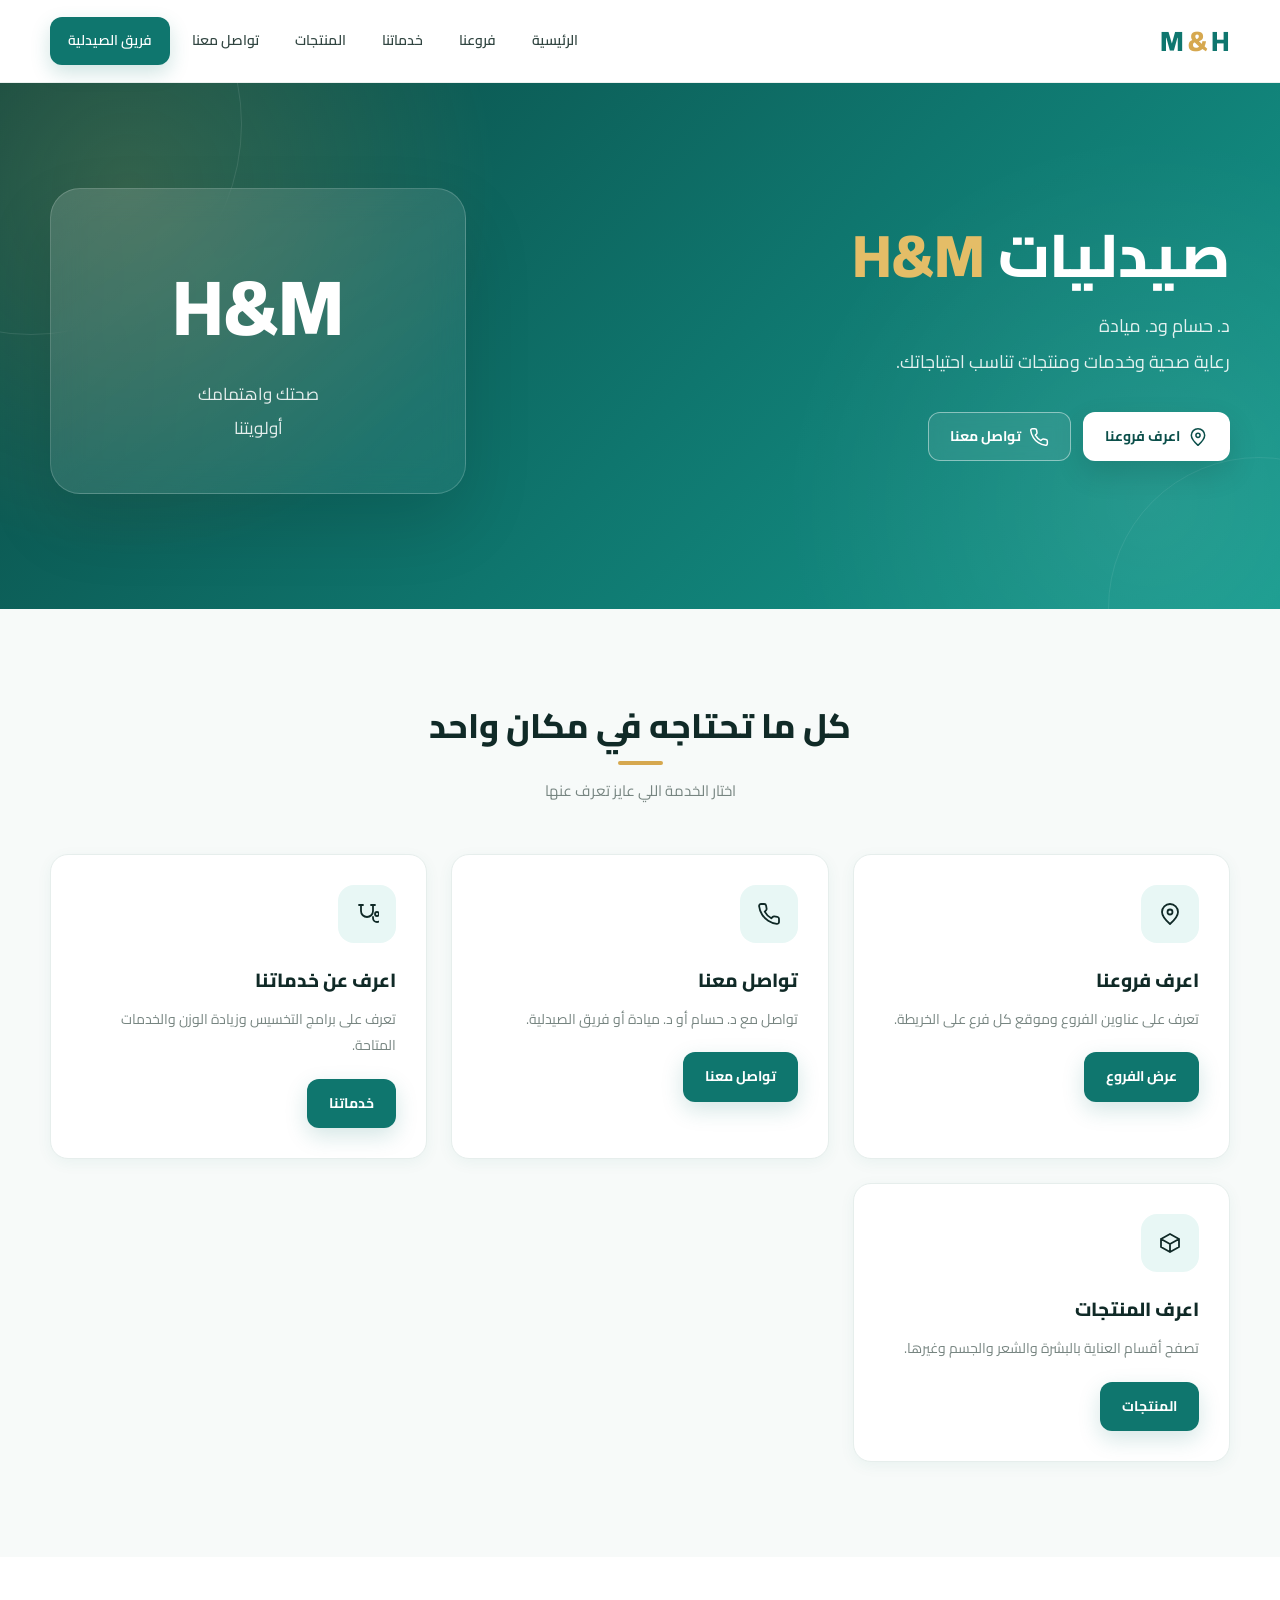
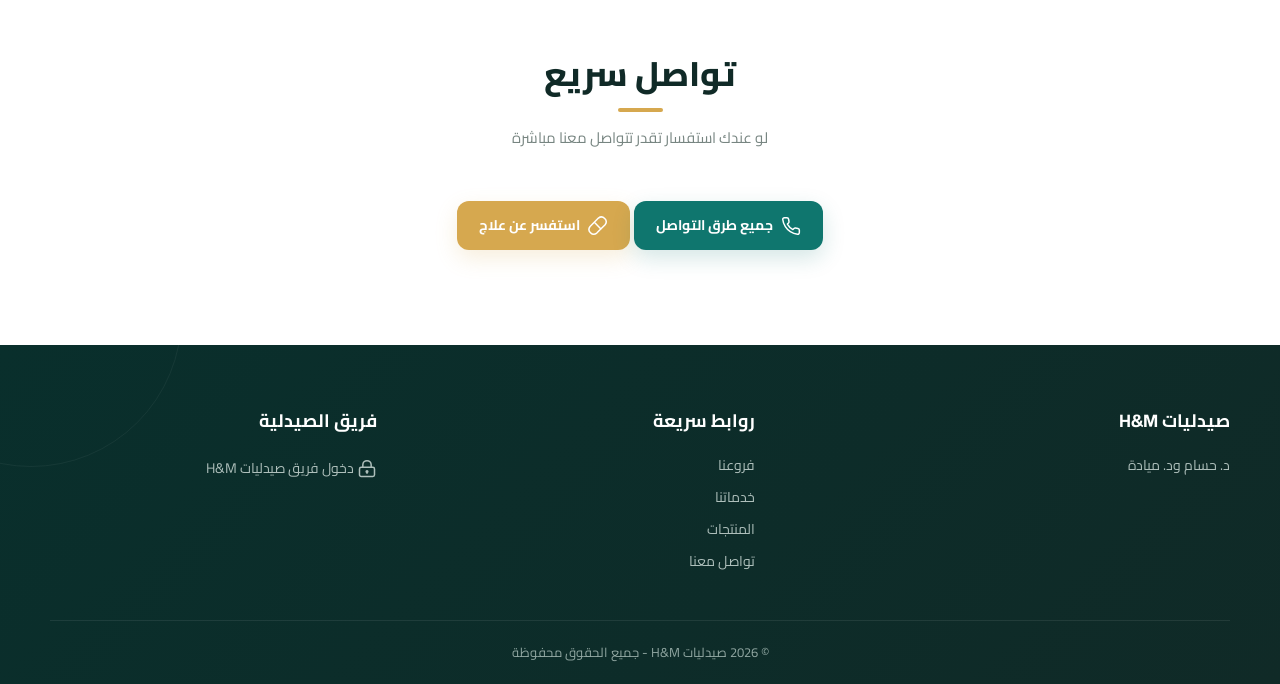
<file: index.html>
<!DOCTYPE html>
<html lang="ar" dir="rtl">

<head>
    <meta charset="UTF-8">
    <meta name="viewport" content="width=device-width, initial-scale=1.0">
    <title>صيدليات H&M | د. حسام ود. ميادة</title>
    <link rel="stylesheet" href="CSS/Style.css">
</head>

<body>

<header class="navbar">
    <div class="container nav-content">

        <a href="index.html" class="logo">
            H<span>&</span>M
        </a>

        <button class="menu-btn" type="button" aria-label="فتح قائمة التنقل" aria-expanded="false" aria-controls="primary-navigation"><i data-lucide="menu" aria-hidden="true"></i></button>

        <nav class="nav-links" id="primary-navigation">
            <a href="index.html">الرئيسية</a>
            <a href="branches.html">فروعنا</a>
            <a href="services.html">خدماتنا</a>
            <a href="products.html">المنتجات</a>
            <a href="contact.html">تواصل معنا</a>
            <a href="team-login.html" class="nav-btn">فريق الصيدلية</a>
        </nav>

    </div>
</header>

<section class="hero">

    <div class="container hero-content">

        <div>
            <h1>
                صيدليات <span>H&M</span>
            </h1>

            <p>
                د. حسام ود. ميادة
                <br>
                رعاية صحية وخدمات ومنتجات تناسب احتياجاتك.
            </p>

            <div class="hero-buttons">

                <a href="branches.html" class="btn btn-primary">
                    <i data-lucide="map-pin" aria-hidden="true"></i>
                    اعرف فروعنا
                </a>

                <a href="contact.html" class="btn btn-outline">
                    <i data-lucide="phone" aria-hidden="true"></i>
                    تواصل معنا
                </a>

            </div>
        </div>

        <div class="hero-card">
            <div class="logo-big">H&M</div>
            <p>
                صحتك واهتمامك<br>
                أولويتنا
            </p>
        </div>

    </div>

</section>

<section class="section">

    <div class="container">

        <div class="section-title">
            <h2>كل ما تحتاجه في مكان واحد</h2>
            <p>اختار الخدمة اللي عايز تعرف عنها</p>
        </div>

        <div class="cards">

            <div class="card">
                <div class="card-icon"><i data-lucide="map-pin" aria-hidden="true"></i></div>
                <h3>اعرف فروعنا</h3>
                <p>
                    تعرف على عناوين الفروع وموقع كل فرع على الخريطة.
                </p>
                <a href="branches.html" class="btn btn-green">
                    عرض الفروع
                </a>
            </div>

            <div class="card">
                <div class="card-icon"><i data-lucide="phone" aria-hidden="true"></i></div>
                <h3>تواصل معنا</h3>
                <p>
                    تواصل مع د. حسام أو د. ميادة أو فريق الصيدلية.
                </p>
                <a href="contact.html" class="btn btn-green">
                    تواصل معنا
                </a>
            </div>

            <div class="card">
                <div class="card-icon"><i data-lucide="stethoscope" aria-hidden="true"></i></div>
                <h3>اعرف عن خدماتنا</h3>
                <p>
                    تعرف على برامج التخسيس وزيادة الوزن والخدمات المتاحة.
                </p>
                <a href="services.html" class="btn btn-green">
                    خدماتنا
                </a>
            </div>

            <div class="card">
                <div class="card-icon"><i data-lucide="package" aria-hidden="true"></i></div>
                <h3>اعرف المنتجات</h3>
                <p>
                    تصفح أقسام العناية بالبشرة والشعر والجسم وغيرها.
                </p>
                <a href="products.html" class="btn btn-green">
                    المنتجات
                </a>
            </div>

        </div>

    </div>

</section>

<section class="section">

    <div class="container">

        <div class="section-title">
            <h2>تواصل سريع</h2>
            <p>لو عندك استفسار تقدر تتواصل معنا مباشرة</p>
        </div>

        <div style="text-align:center">

            <a href="contact.html" class="btn btn-green">
                <i data-lucide="phone" aria-hidden="true"></i>
                جميع طرق التواصل
            </a>

            <a href="treatment.html" class="btn btn-gold">
                <i data-lucide="pill" aria-hidden="true"></i>
                استفسر عن علاج
            </a>

        </div>

    </div>

</section>

<footer>

    <div class="container">

        <div class="footer-grid">

            <div>
                <h3>صيدليات H&M</h3>
                <p>
                    د. حسام ود. ميادة
                </p>
            </div>

            <div>
                <h3>روابط سريعة</h3>

                <div class="footer-links">
                    <a href="branches.html">فروعنا</a>
                    <a href="services.html">خدماتنا</a>
                    <a href="products.html">المنتجات</a>
                    <a href="contact.html">تواصل معنا</a>
                </div>
            </div>

            <div>
                <h3>فريق الصيدلية</h3>

                <a href="team-login.html">
                    <i data-lucide="lock-keyhole" aria-hidden="true"></i>
                    دخول فريق صيدليات H&M
                </a>
            </div>

        </div>

        <div class="copyright">
            © 2026 صيدليات H&M - جميع الحقوق محفوظة
        </div>

    </div>

</footer>

<script src="JS/Script.JS"></script>

</body>
</html>
</file>
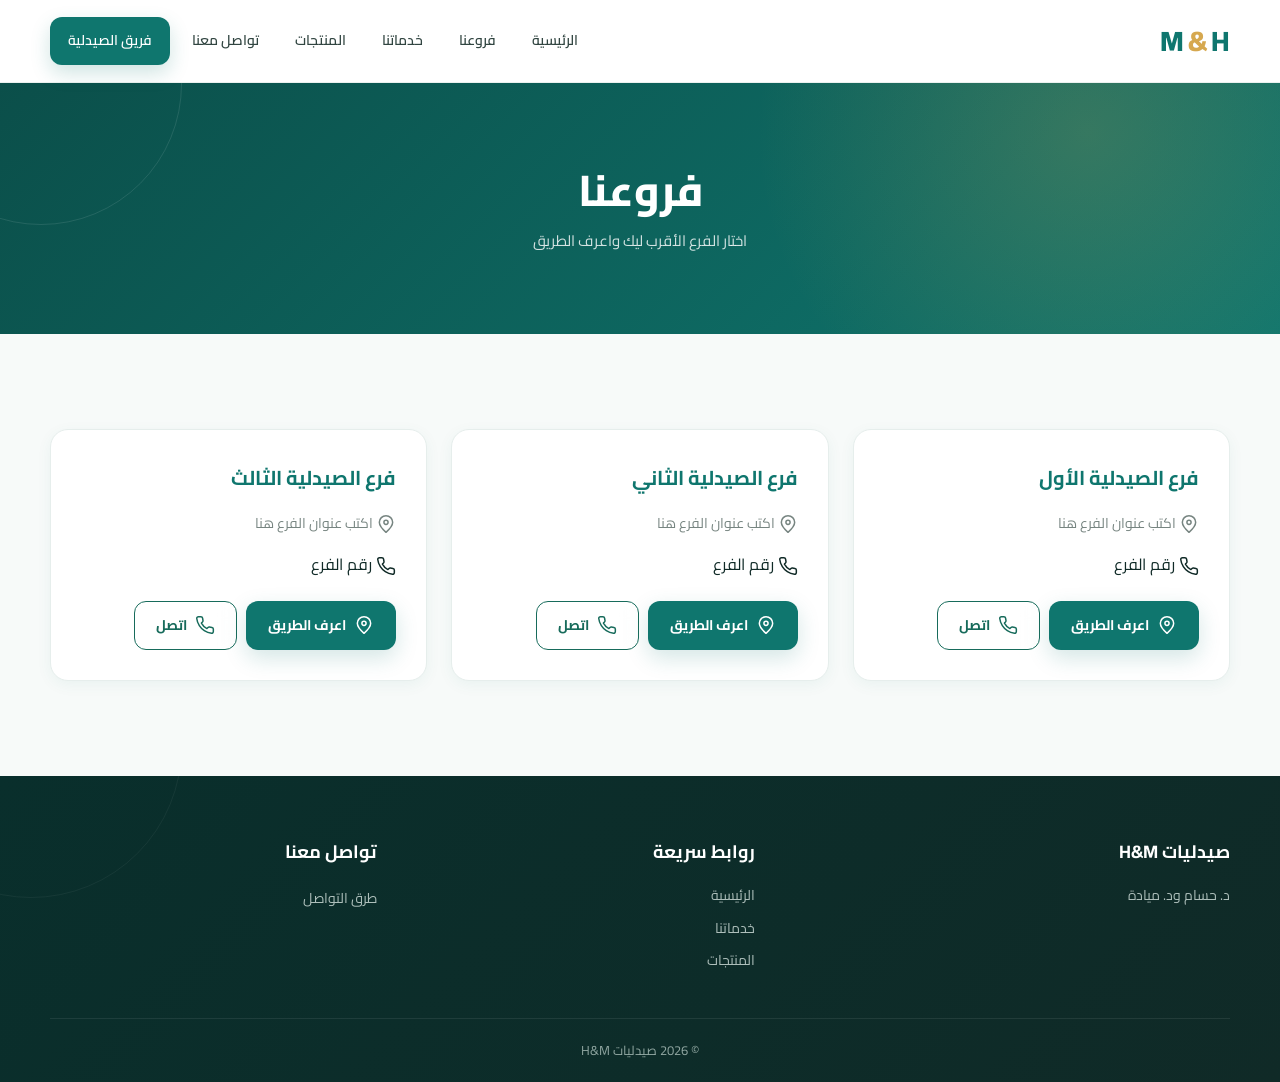
<file: branches.html>
<!DOCTYPE html>
<html lang="ar" dir="rtl">

<head>
    <meta charset="UTF-8">
    <meta name="viewport" content="width=device-width, initial-scale=1.0">
    <title>فروعنا | صيدليات H&M</title>
    <link rel="stylesheet" href="CSS/Style.css">
</head>

<body>

<header class="navbar">
    <div class="container nav-content">

        <a href="index.html" class="logo">H<span>&</span>M</a>

        <button class="menu-btn" type="button" aria-label="فتح قائمة التنقل" aria-expanded="false" aria-controls="primary-navigation"><i data-lucide="menu" aria-hidden="true"></i></button>

            <nav class="nav-links" id="primary-navigation">
            <a href="index.html">الرئيسية</a>
            <a href="branches.html">فروعنا</a>
            <a href="services.html">خدماتنا</a>
            <a href="products.html">المنتجات</a>
            <a href="contact.html">تواصل معنا</a>
            <a href="team-login.html" class="nav-btn">فريق الصيدلية</a>
        </nav>

    </div>
</header>

<section class="page-header">
    <div class="container">
        <h1>فروعنا</h1>
        <p>اختار الفرع الأقرب ليك واعرف الطريق</p>
    </div>
</section>

<section class="section">

    <div class="container">

        <div class="cards">

            <div class="branch-card">
                <h3>فرع الصيدلية الأول</h3>

                <p class="branch-info">
                    <i data-lucide="map-pin" aria-hidden="true"></i>
                    اكتب عنوان الفرع هنا
                </p>

                <p>
                    <i data-lucide="phone" aria-hidden="true"></i>
                    رقم الفرع
                </p>

                <div class="branch-buttons">

                    <a
                        href="https://www.google.com/maps/search/?api=1&query=PHARMACY+BRANCH+1"
                        target="_blank"
                        class="btn btn-green">
                        <i data-lucide="map-pin" aria-hidden="true"></i>
                        اعرف الطريق
                    </a>

                    <a href="tel:+201000000000"
                       class="btn btn-outline"
                       style="color:#176b5b;border-color:#176b5b">
                        <i data-lucide="phone" aria-hidden="true"></i>
                        اتصل
                    </a>

                </div>
            </div>

            <div class="branch-card">

                <h3>فرع الصيدلية الثاني</h3>

                <p class="branch-info">
                    <i data-lucide="map-pin" aria-hidden="true"></i>
                    اكتب عنوان الفرع هنا
                </p>

                <p>
                    <i data-lucide="phone" aria-hidden="true"></i>
                    رقم الفرع
                </p>

                <div class="branch-buttons">

                    <a
                        href="https://www.google.com/maps/search/?api=1&query=PHARMACY+BRANCH+2"
                        target="_blank"
                        class="btn btn-green">
                        <i data-lucide="map-pin" aria-hidden="true"></i>
                        اعرف الطريق
                    </a>

                    <a href="tel:+201000000000"
                       class="btn btn-outline"
                       style="color:#176b5b;border-color:#176b5b">
                        <i data-lucide="phone" aria-hidden="true"></i>
                        اتصل
                    </a>

                </div>

            </div>

            <div class="branch-card">

                <h3>فرع الصيدلية الثالث</h3>

                <p class="branch-info">
                    <i data-lucide="map-pin" aria-hidden="true"></i>
                    اكتب عنوان الفرع هنا
                </p>

                <p>
                    <i data-lucide="phone" aria-hidden="true"></i>
                    رقم الفرع
                </p>

                <div class="branch-buttons">

                    <a
                        href="https://www.google.com/maps/search/?api=1&query=PHARMACY+BRANCH+3"
                        target="_blank"
                        class="btn btn-green">
                        <i data-lucide="map-pin" aria-hidden="true"></i>
                        اعرف الطريق
                    </a>

                    <a href="tel:+201000000000"
                       class="btn btn-outline"
                       style="color:#176b5b;border-color:#176b5b">
                        <i data-lucide="phone" aria-hidden="true"></i>
                        اتصل
                    </a>

                </div>

            </div>

        </div>

    </div>

</section>

<footer>
    <div class="container">

        <div class="footer-grid">

            <div>
                <h3>صيدليات H&M</h3>
                <p>د. حسام ود. ميادة</p>
            </div>

            <div>
                <h3>روابط سريعة</h3>

                <div class="footer-links">
                    <a href="index.html">الرئيسية</a>
                    <a href="services.html">خدماتنا</a>
                    <a href="products.html">المنتجات</a>
                </div>
            </div>

            <div>
                <h3>تواصل معنا</h3>
                <a href="contact.html">طرق التواصل</a>
            </div>

        </div>

        <div class="copyright">
            © 2026 صيدليات H&M
        </div>

    </div>
</footer>

<script src="JS/Script.JS"></script>

</body>
</html>
</file>
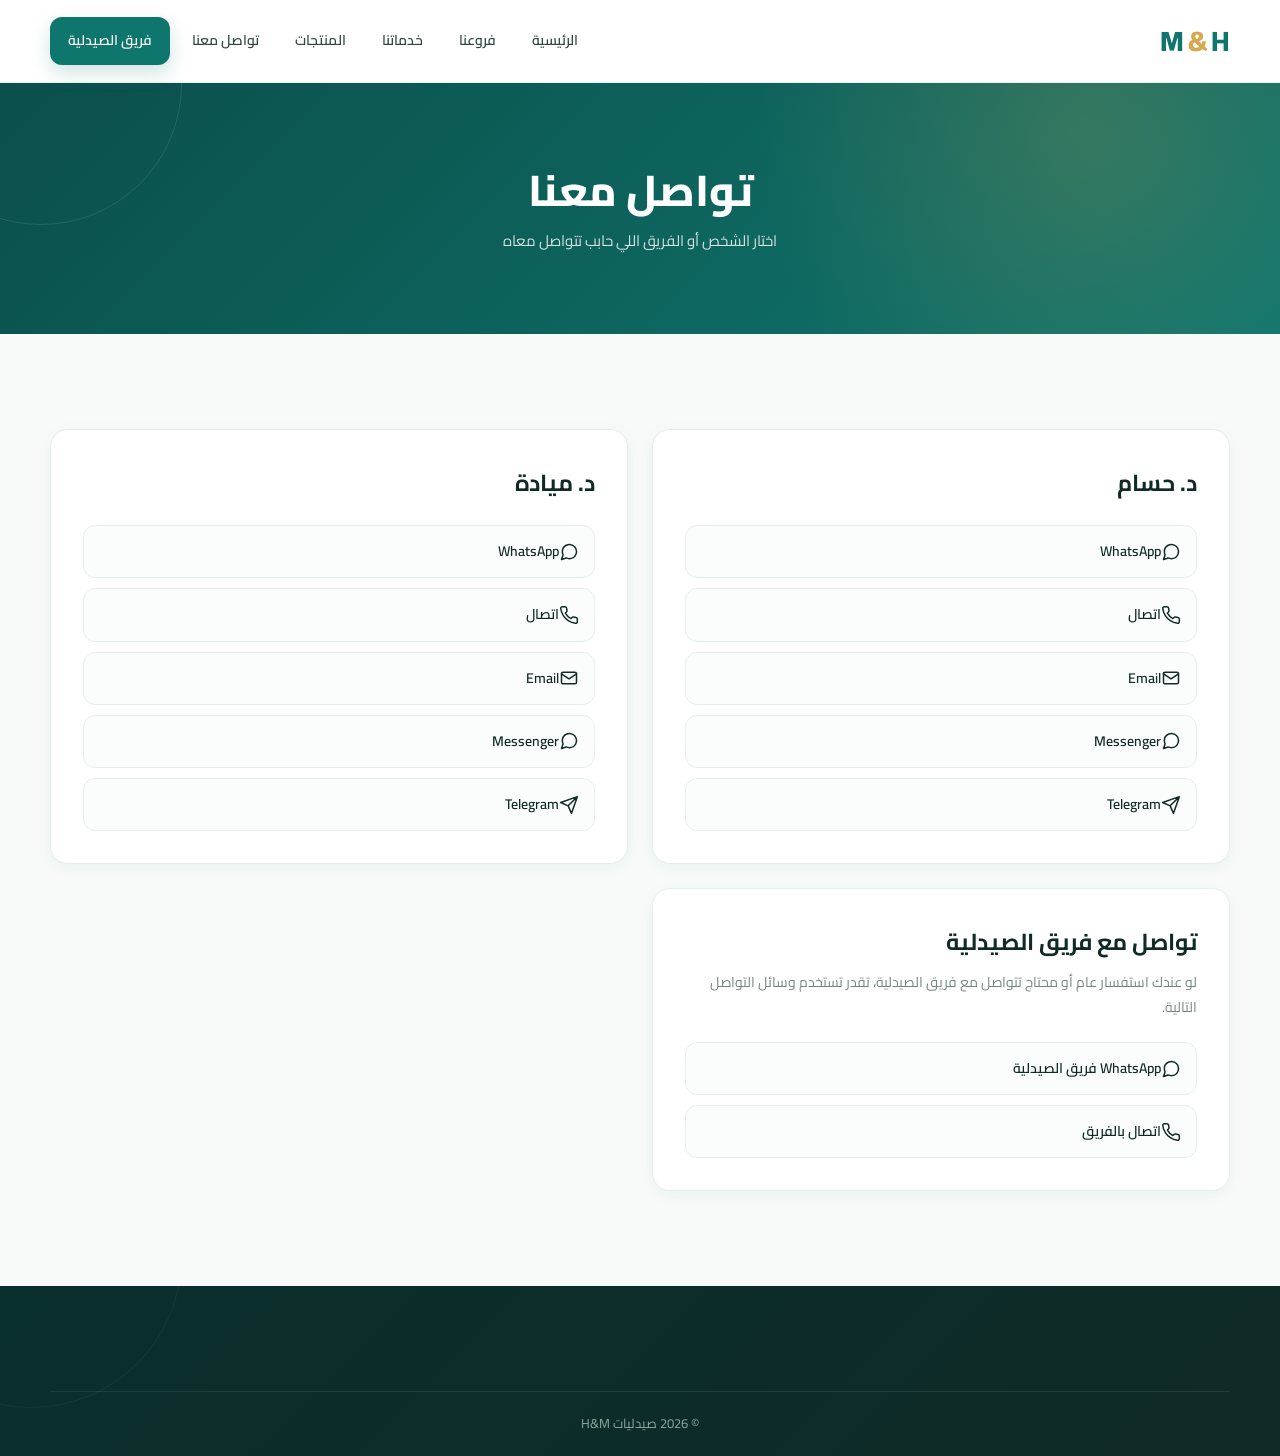
<file: contact.html>
<!DOCTYPE html>
<html lang="ar" dir="rtl">

<head>
    <meta charset="UTF-8">
    <meta name="viewport" content="width=device-width, initial-scale=1.0">
    <title>تواصل معنا | صيدليات H&M</title>
    <link rel="stylesheet" href="CSS/Style.css">
</head>

<body>

<header class="navbar">

    <div class="container nav-content">

        <a href="index.html" class="logo">
            H<span>&</span>M
        </a>

        <button class="menu-btn" type="button" aria-label="فتح قائمة التنقل" aria-expanded="false" aria-controls="primary-navigation"><i data-lucide="menu" aria-hidden="true"></i></button>

        <nav class="nav-links" id="primary-navigation">
            <a href="index.html">الرئيسية</a>
            <a href="branches.html">فروعنا</a>
            <a href="services.html">خدماتنا</a>
            <a href="products.html">المنتجات</a>
            <a href="contact.html">تواصل معنا</a>
            <a href="team-login.html" class="nav-btn">فريق الصيدلية</a>
        </nav>

    </div>

</header>

<section class="page-header">

    <div class="container">

        <h1>تواصل معنا</h1>

        <p>
            اختار الشخص أو الفريق اللي حابب تتواصل معاه
        </p>

    </div>

</section>

<section class="section">

    <div class="container">

        <div class="contact-grid">

            <div class="contact-card">

                <h2>د. حسام</h2>

                <div class="contact-links">

                    <a href="https://wa.me/201000000000"
                       target="_blank"
                       class="contact-link">
                        <i data-lucide="message-circle" aria-hidden="true"></i>
                        WhatsApp
                    </a>

                    <a href="tel:+201000000000"
                       class="contact-link">
                        <i data-lucide="phone" aria-hidden="true"></i>
                        اتصال
                    </a>

                    <a href="mailto:doctor@example.com"
                       class="contact-link">
                        <i data-lucide="mail" aria-hidden="true"></i>
                        Email
                    </a>

                    <a href="#"
                       class="contact-link">
                        <i data-lucide="message-circle" aria-hidden="true"></i>
                        Messenger
                    </a>

                    <a href="#"
                       class="contact-link">
                        <i data-lucide="send" aria-hidden="true"></i>
                        Telegram
                    </a>

                </div>

            </div>

            <div class="contact-card">

                <h2>د. ميادة</h2>

                <div class="contact-links">

                    <a href="https://wa.me/201000000001"
                       target="_blank"
                       class="contact-link">
                        <i data-lucide="message-circle" aria-hidden="true"></i>
                        WhatsApp
                    </a>

                    <a href="tel:+201000000001"
                       class="contact-link">
                        <i data-lucide="phone" aria-hidden="true"></i>
                        اتصال
                    </a>

                    <a href="mailto:mayada@example.com"
                       class="contact-link">
                        <i data-lucide="mail" aria-hidden="true"></i>
                        Email
                    </a>

                    <a href="#"
                       class="contact-link">
                        <i data-lucide="message-circle" aria-hidden="true"></i>
                        Messenger
                    </a>

                    <a href="#"
                       class="contact-link">
                        <i data-lucide="send" aria-hidden="true"></i>
                        Telegram
                    </a>

                </div>

            </div>

            <div class="contact-card">

                <h2>تواصل مع فريق الصيدلية</h2>

                <p>
                    لو عندك استفسار عام أو محتاج تتواصل مع فريق الصيدلية،
                    تقدر تستخدم وسائل التواصل التالية.
                </p>

                <div class="contact-links">

                    <a href="https://wa.me/201000000002"
                       target="_blank"
                       class="contact-link">
                        <i data-lucide="message-circle" aria-hidden="true"></i>
                        WhatsApp فريق الصيدلية
                    </a>

                    <a href="tel:+201000000002"
                       class="contact-link">
                        <i data-lucide="phone" aria-hidden="true"></i>
                        اتصال بالفريق
                    </a>

                </div>

            </div>

        </div>

    </div>

</section>

<footer>

    <div class="container">

        <div class="copyright">
            © 2026 صيدليات H&M
        </div>

    </div>

</footer>

<script src="JS/Script.JS"></script>

</body>
</html>
</file>
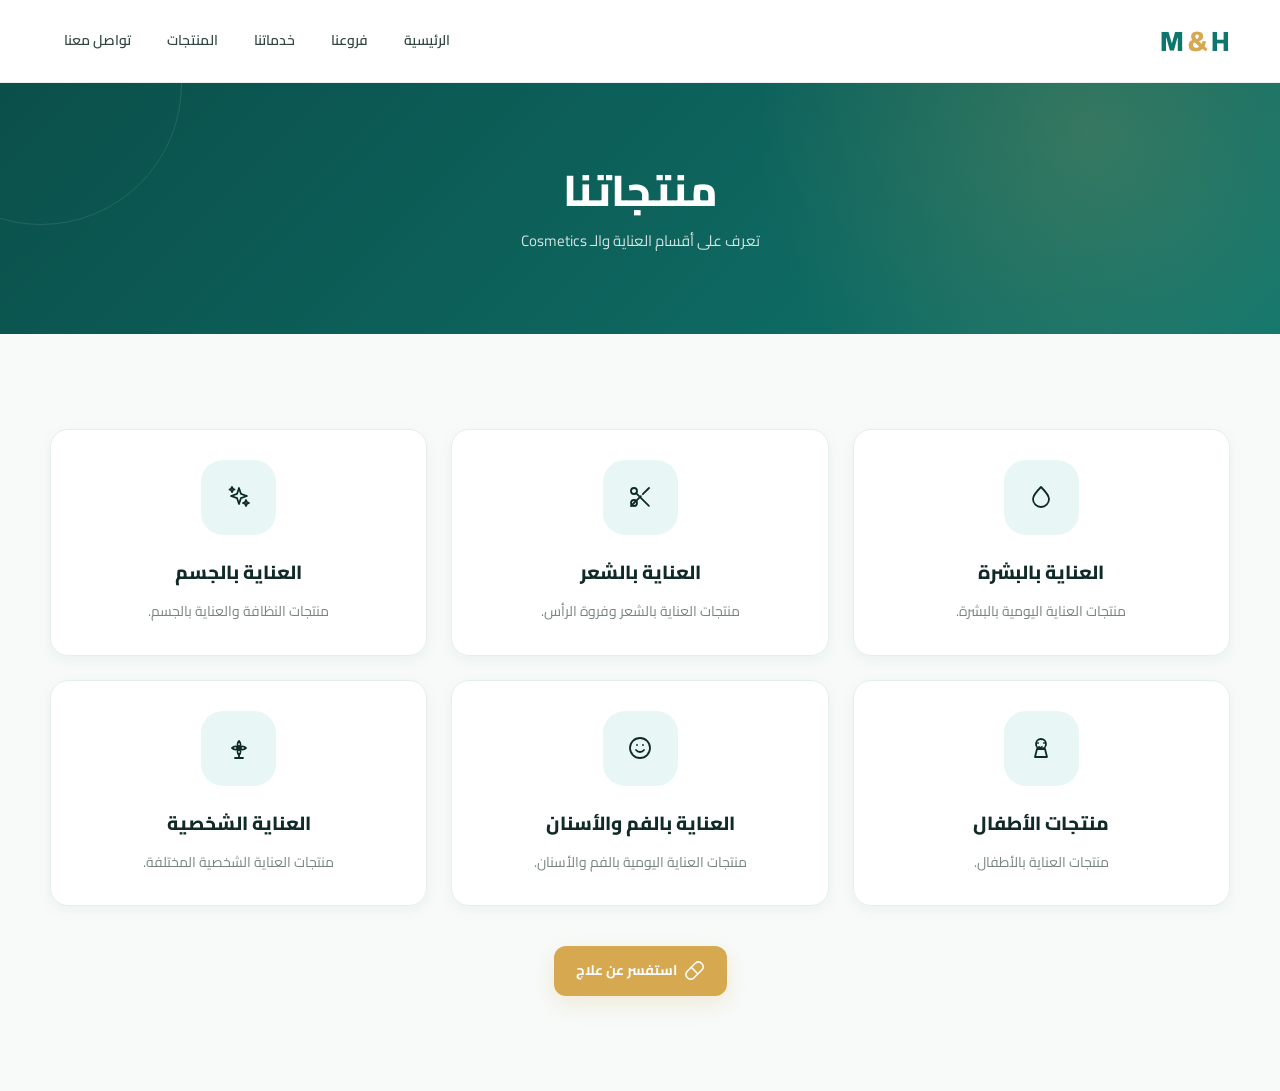
<file: products.html>
<!DOCTYPE html>
<html lang="ar" dir="rtl">

<head>
    <meta charset="UTF-8">
    <meta name="viewport" content="width=device-width, initial-scale=1.0">
    <title>المنتجات | صيدليات H&M</title>
    <link rel="stylesheet" href="CSS/Style.css">
</head>

<body>

<header class="navbar">

    <div class="container nav-content">

        <a href="index.html" class="logo">H<span>&</span>M</a>

        <button class="menu-btn" type="button" aria-label="فتح قائمة التنقل" aria-expanded="false" aria-controls="primary-navigation"><i data-lucide="menu" aria-hidden="true"></i></button>

        <nav class="nav-links" id="primary-navigation">

            <a href="index.html">الرئيسية</a>
            <a href="branches.html">فروعنا</a>
            <a href="services.html">خدماتنا</a>
            <a href="products.html">المنتجات</a>
            <a href="contact.html">تواصل معنا</a>

        </nav>

    </div>

</header>

<section class="page-header">

    <div class="container">

        <h1>منتجاتنا</h1>

        <p>
            تعرف على أقسام العناية والـ Cosmetics
        </p>

    </div>

</section>

<section class="section">

    <div class="container">

        <div class="cards">

            <div class="card category-card">
                <div class="category-icon"><i data-lucide="droplet" aria-hidden="true"></i></div>
                <h3>العناية بالبشرة</h3>
                <p>منتجات العناية اليومية بالبشرة.</p>
            </div>

            <div class="card category-card">
                <div class="category-icon"><i data-lucide="scissors" aria-hidden="true"></i></div>
                <h3>العناية بالشعر</h3>
                <p>منتجات العناية بالشعر وفروة الرأس.</p>
            </div>

            <div class="card category-card">
                <div class="category-icon"><i data-lucide="sparkles" aria-hidden="true"></i></div>
                <h3>العناية بالجسم</h3>
                <p>منتجات النظافة والعناية بالجسم.</p>
            </div>

            <div class="card category-card">
                <div class="category-icon"><i data-lucide="baby" aria-hidden="true"></i></div>
                <h3>منتجات الأطفال</h3>
                <p>منتجات العناية بالأطفال.</p>
            </div>

            <div class="card category-card">
                <div class="category-icon"><i data-lucide="smile" aria-hidden="true"></i></div>
                <h3>العناية بالفم والأسنان</h3>
                <p>منتجات العناية اليومية بالفم والأسنان.</p>
            </div>

            <div class="card category-card">
                <div class="category-icon"><i data-lucide="flower-2" aria-hidden="true"></i></div>
                <h3>العناية الشخصية</h3>
                <p>منتجات العناية الشخصية المختلفة.</p>
            </div>

        </div>

        <div style="text-align:center;margin-top:40px">

            <a href="treatment.html"
               class="btn btn-gold">

                <i data-lucide="pill" aria-hidden="true"></i>
                استفسر عن علاج

            </a>

        </div>

    </div>

</section>

<script src="JS/Script.JS"></script>

</body>
</html>
</file>
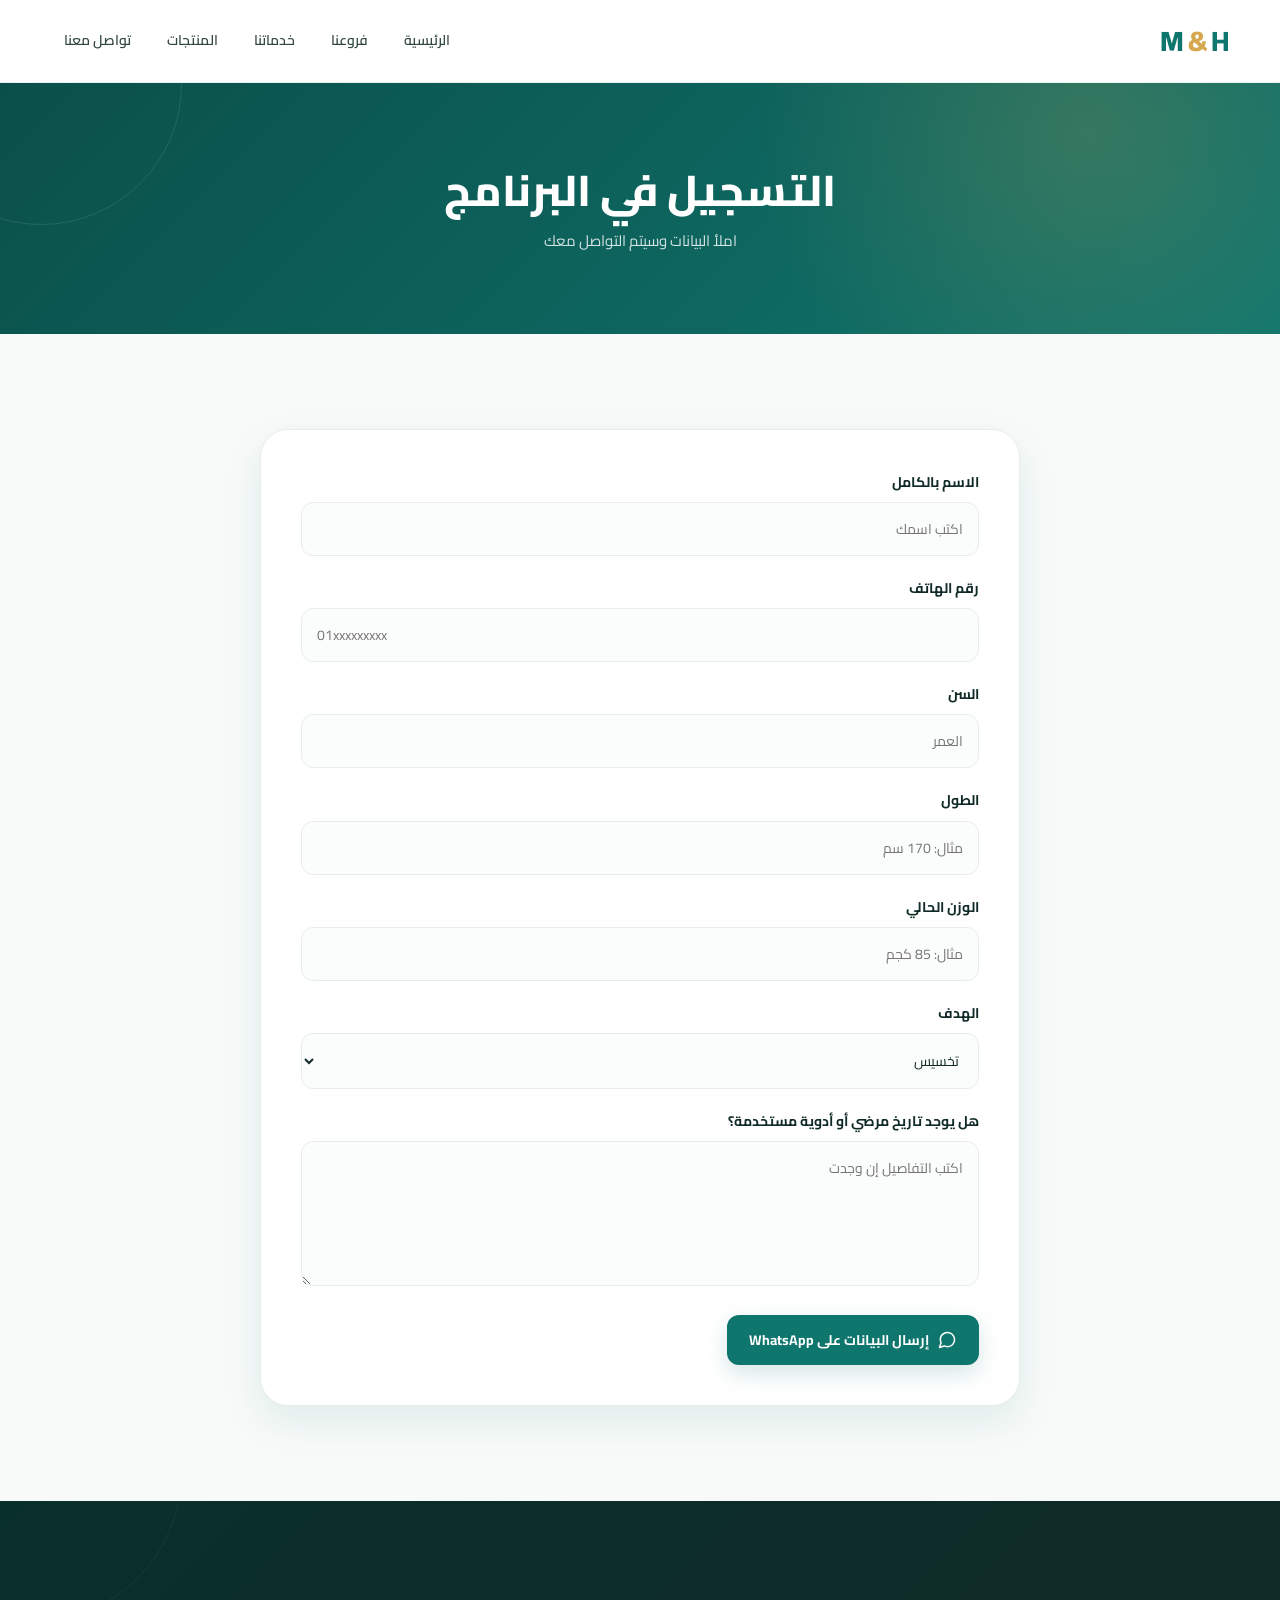
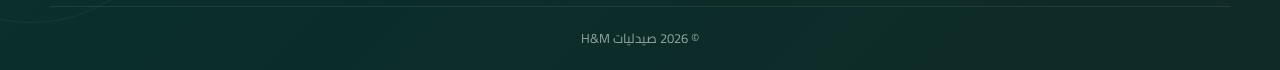
<file: program-register.html>
<!DOCTYPE html>
<html lang="ar" dir="rtl">

<head>
    <meta charset="UTF-8">
    <meta name="viewport" content="width=device-width, initial-scale=1.0">
    <title>التسجيل في البرنامج | H&M</title>
    <link rel="stylesheet" href="CSS/Style.css">
</head>

<body>

<header class="navbar">

    <div class="container nav-content">

        <a href="index.html" class="logo">H<span>&</span>M</a>

        <button class="menu-btn" type="button" aria-label="فتح قائمة التنقل" aria-expanded="false" aria-controls="primary-navigation"><i data-lucide="menu" aria-hidden="true"></i></button>

        <nav class="nav-links" id="primary-navigation">

            <a href="index.html">الرئيسية</a>
            <a href="branches.html">فروعنا</a>
            <a href="services.html">خدماتنا</a>
            <a href="products.html">المنتجات</a>
            <a href="contact.html">تواصل معنا</a>

        </nav>

    </div>

</header>

<section class="page-header">

    <div class="container">

        <h1>التسجيل في البرنامج</h1>

        <p>
            املأ البيانات وسيتم التواصل معك
        </p>

    </div>

</section>

<section class="section">

    <div class="container">

        <form class="form-box" onsubmit="registerProgram(event)">

            <div class="form-group">

                <label>الاسم بالكامل</label>

                <input
                    type="text"
                    id="name"
                    required
                    placeholder="اكتب اسمك">

            </div>

            <div class="form-group">

                <label>رقم الهاتف</label>

                <input
                    type="tel"
                    id="phone"
                    required
                    placeholder="01xxxxxxxxx">

            </div>

            <div class="form-group">

                <label>السن</label>

                <input
                    type="number"
                    id="age"
                    required
                    placeholder="العمر">

            </div>

            <div class="form-group">

                <label>الطول</label>

                <input
                    type="text"
                    id="height"
                    placeholder="مثال: 170 سم">

            </div>

            <div class="form-group">

                <label>الوزن الحالي</label>

                <input
                    type="text"
                    id="weight"
                    placeholder="مثال: 85 كجم">

            </div>

            <div class="form-group">

                <label>الهدف</label>

                <select id="program">

                    <option value="تخسيس">تخسيس</option>
                    <option value="زيادة وزن">زيادة وزن</option>

                </select>

            </div>

            <div class="form-group">

                <label>هل يوجد تاريخ مرضي أو أدوية مستخدمة؟</label>

                <textarea
                    id="medical"
                    placeholder="اكتب التفاصيل إن وجدت"></textarea>

            </div>

            <button type="submit" class="btn btn-green">
                <i data-lucide="message-circle" aria-hidden="true"></i>
                إرسال البيانات على WhatsApp
            </button>

        </form>

    </div>

</section>

<footer>

    <div class="container">

        <div class="copyright">
            © 2026 صيدليات H&M
        </div>

    </div>

</footer>

<script src="JS/Script.JS"></script>

<script>

function registerProgram(event) {

    event.preventDefault();

    const name = document.getElementById("name").value;
    const phone = document.getElementById("phone").value;
    const age = document.getElementById("age").value;
    const height = document.getElementById("height").value;
    const weight = document.getElementById("weight").value;
    const program = document.getElementById("program").value;
    const medical = document.getElementById("medical").value;

    const message =
        "طلب تسجيل في برنامج صيدليات H&M\n\n" +
        "الاسم: " + name + "\n" +
        "رقم الهاتف: " + phone + "\n" +
        "السن: " + age + "\n" +
        "الطول: " + height + "\n" +
        "الوزن: " + weight + "\n" +
        "البرنامج: " + program + "\n" +
        "التاريخ المرضي / الأدوية: " + medical;

    const doctorNumber = "201000000000";

    sendToWhatsApp(doctorNumber, message);
}

</script>

</body>
</html>
</file>
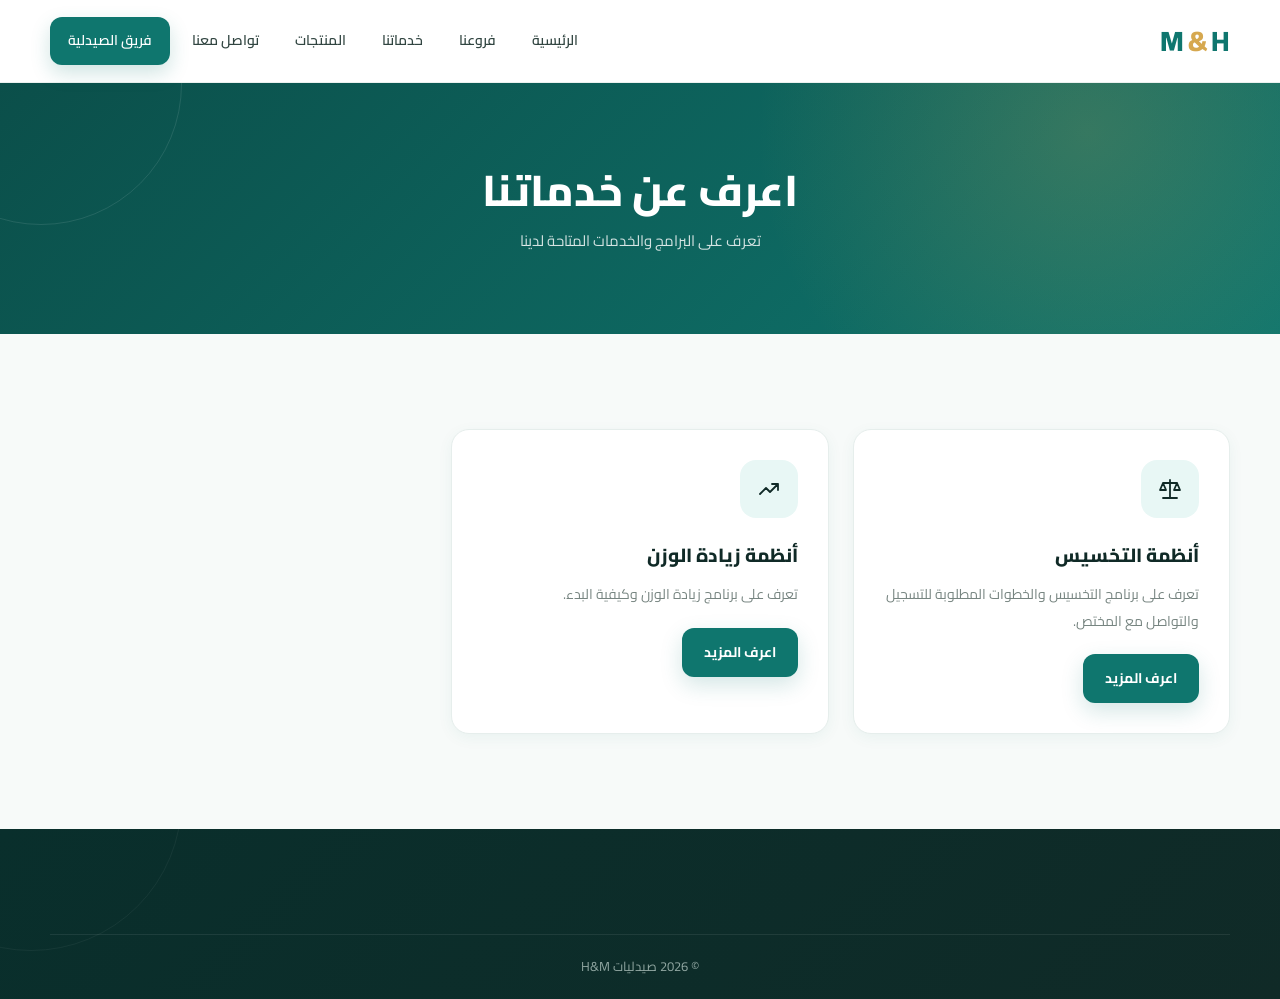
<file: services.html>
<!DOCTYPE html>
<html lang="ar" dir="rtl">

<head>
    <meta charset="UTF-8">
    <meta name="viewport" content="width=device-width, initial-scale=1.0">
    <title>خدماتنا | صيدليات H&M</title>
    <link rel="stylesheet" href="CSS/Style.css">
</head>

<body>

<header class="navbar">

    <div class="container nav-content">

        <a href="index.html" class="logo">H<span>&</span>M</a>

        <button class="menu-btn" type="button" aria-label="فتح قائمة التنقل" aria-expanded="false" aria-controls="primary-navigation"><i data-lucide="menu" aria-hidden="true"></i></button>

        <nav class="nav-links" id="primary-navigation">

            <a href="index.html">الرئيسية</a>
            <a href="branches.html">فروعنا</a>
            <a href="services.html">خدماتنا</a>
            <a href="products.html">المنتجات</a>
            <a href="contact.html">تواصل معنا</a>
            <a href="team-login.html" class="nav-btn">فريق الصيدلية</a>

        </nav>

    </div>

</header>

<section class="page-header">

    <div class="container">

        <h1>اعرف عن خدماتنا</h1>

        <p>
            تعرف على البرامج والخدمات المتاحة لدينا
        </p>

    </div>

</section>

<section class="section">

    <div class="container">

        <div class="cards">

            <div class="card">

                <div class="card-icon"><i data-lucide="scale" aria-hidden="true"></i></div>

                <h3>أنظمة التخسيس</h3>

                <p>
                    تعرف على برنامج التخسيس والخطوات المطلوبة
                    للتسجيل والتواصل مع المختص.
                </p>

                <a href="weight-loss.html"
                   class="btn btn-green">
                    اعرف المزيد
                </a>

            </div>

            <div class="card">

                <div class="card-icon"><i data-lucide="trending-up" aria-hidden="true"></i></div>

                <h3>أنظمة زيادة الوزن</h3>

                <p>
                    تعرف على برنامج زيادة الوزن وكيفية البدء.
                </p>

                <a href="weight-gain.html"
                   class="btn btn-green">
                    اعرف المزيد
                </a>

            </div>

        </div>

    </div>

</section>

<footer>

    <div class="container">

        <div class="copyright">
            © 2026 صيدليات H&M
        </div>

    </div>

</footer>

<script src="JS/Script.JS"></script>

</body>
</html>
</file>
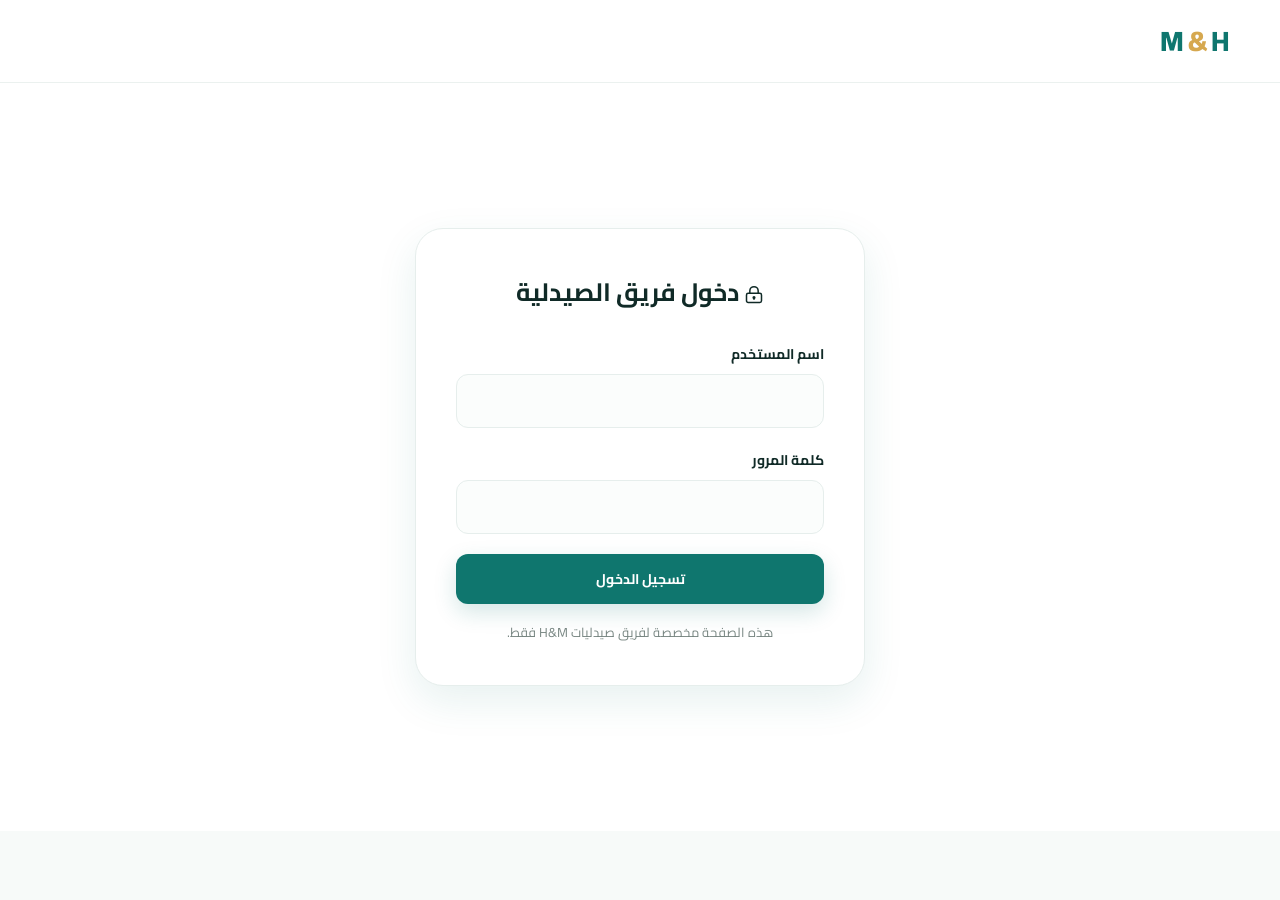
<file: team-login.html>
<!DOCTYPE html>
<html lang="ar" dir="rtl">

<head>

    <meta charset="UTF-8">

    <meta name="viewport"
          content="width=device-width, initial-scale=1.0">

    <title>دخول فريق الصيدلية | H&M</title>

    <link rel="stylesheet" href="CSS/Style.css">

</head>

<body>

<header class="navbar">

    <div class="container nav-content">

        <a href="index.html" class="logo">
            H<span>&</span>M
        </a>

    </div>

</header>

<section class="section">

    <div class="container">

        <div class="login-box">

            <h2><i data-lucide="lock-keyhole" aria-hidden="true"></i> دخول فريق الصيدلية</h2>

            <form onsubmit="loginTeam(event)">

                <div class="form-group">

                    <label>
                        اسم المستخدم
                    </label>

                    <input
                        type="text"
                        id="username"
                        required>

                </div>

                <div class="form-group">

                    <label>
                        كلمة المرور
                    </label>

                    <input
                        type="password"
                        id="password"
                        required>

                </div>

                <button
                    type="submit"
                    class="btn btn-green"
                    style="width:100%">

                    تسجيل الدخول

                </button>

            </form>

            <p class="login-note">
                هذه الصفحة مخصصة لفريق صيدليات H&M فقط.
            </p>

        </div>

    </div>

</section>

<script src="JS/Script.JS"></script>

</body>
</html>
</file>
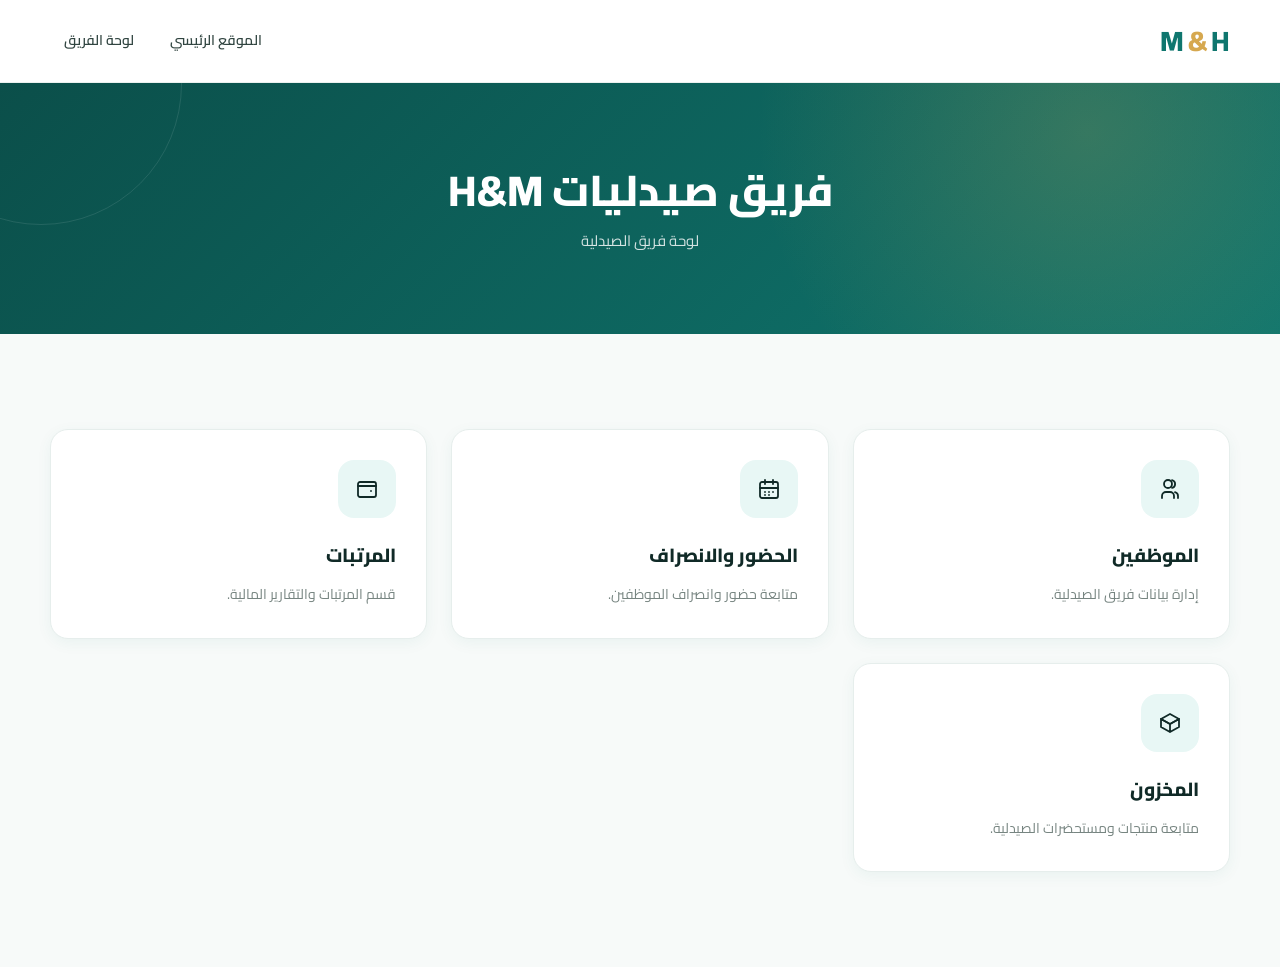
<file: team.html>
<!DOCTYPE html>
<html lang="ar" dir="rtl">

<head>

    <meta charset="UTF-8">

    <meta name="viewport"
          content="width=device-width, initial-scale=1.0">

    <title>فريق الصيدلية | H&M</title>

    <link rel="stylesheet" href="CSS/Style.css">

</head>

<body>

<header class="navbar">

    <div class="container nav-content">

        <a href="index.html" class="logo">
            H<span>&</span>M
        </a>

        <nav class="nav-links">

            <a href="index.html">
                الموقع الرئيسي
            </a>

            <a href="team.html">
                لوحة الفريق
            </a>

        </nav>

    </div>

</header>

<section class="page-header">

    <div class="container">

        <h1>
            فريق صيدليات H&M
        </h1>

        <p>
            لوحة فريق الصيدلية
        </p>

    </div>

</section>

<section class="section">

    <div class="container">

        <div class="cards">

            <div class="card">

                <div class="card-icon">
                    <i data-lucide="users" aria-hidden="true"></i>
                </div>

                <h3>
                    الموظفين
                </h3>

                <p>
                    إدارة بيانات فريق الصيدلية.
                </p>

            </div>

            <div class="card">

                <div class="card-icon">
                    <i data-lucide="calendar-days" aria-hidden="true"></i>
                </div>

                <h3>
                    الحضور والانصراف
                </h3>

                <p>
                    متابعة حضور وانصراف الموظفين.
                </p>

            </div>

            <div class="card">

                <div class="card-icon">
                    <i data-lucide="wallet" aria-hidden="true"></i>
                </div>

                <h3>
                    المرتبات
                </h3>

                <p>
                    قسم المرتبات والتقارير المالية.
                </p>

            </div>

            <div class="card">

                <div class="card-icon">
                    <i data-lucide="boxes" aria-hidden="true"></i>
                </div>

                <h3>
                    المخزون
                </h3>

                <p>
                    متابعة منتجات ومستحضرات الصيدلية.
                </p>

            </div>

        </div>

    </div>

</section>

<script src="JS/Script.JS"></script>

</body>
</html>
</file>
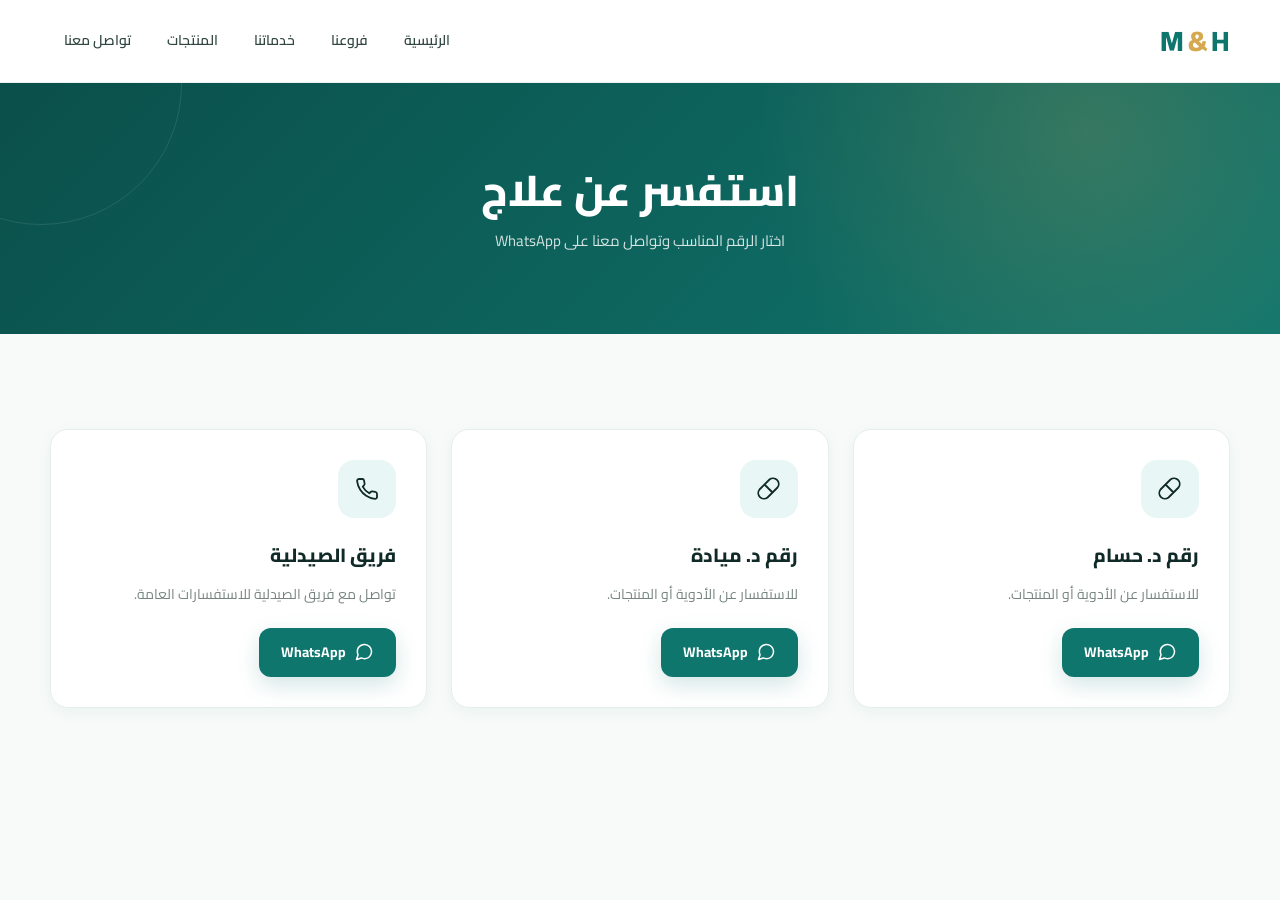
<file: treatment.html>
<!DOCTYPE html>
<html lang="ar" dir="rtl">

<head>
    <meta charset="UTF-8">
    <meta name="viewport" content="width=device-width, initial-scale=1.0">
    <title>استفسر عن علاج | H&M</title>
    <link rel="stylesheet" href="CSS/Style.css">
</head>

<body>

<header class="navbar">

    <div class="container nav-content">

        <a href="index.html" class="logo">H<span>&</span>M</a>

        <button class="menu-btn" type="button" aria-label="فتح قائمة التنقل" aria-expanded="false" aria-controls="primary-navigation"><i data-lucide="menu" aria-hidden="true"></i></button>

        <nav class="nav-links" id="primary-navigation">

            <a href="index.html">الرئيسية</a>
            <a href="branches.html">فروعنا</a>
            <a href="services.html">خدماتنا</a>
            <a href="products.html">المنتجات</a>
            <a href="contact.html">تواصل معنا</a>

        </nav>

    </div>

</header>

<section class="page-header">

    <div class="container">

        <h1>استفسر عن علاج</h1>

        <p>
            اختار الرقم المناسب وتواصل معنا على WhatsApp
        </p>

    </div>

</section>

<section class="section">

    <div class="container">

        <div class="cards">

            <div class="card">

                <div class="card-icon"><i data-lucide="pill" aria-hidden="true"></i></div>

                <h3>رقم د. حسام</h3>

                <p>
                    للاستفسار عن الأدوية أو المنتجات.
                </p>

                <a
                    href="https://wa.me/201000000000"
                    target="_blank"
                    class="btn btn-green">

                    <i data-lucide="message-circle" aria-hidden="true"></i>
                    WhatsApp

                </a>

            </div>

            <div class="card">

                <div class="card-icon"><i data-lucide="pill" aria-hidden="true"></i></div>

                <h3>رقم د. ميادة</h3>

                <p>
                    للاستفسار عن الأدوية أو المنتجات.
                </p>

                <a
                    href="https://wa.me/201000000001"
                    target="_blank"
                    class="btn btn-green">

                    <i data-lucide="message-circle" aria-hidden="true"></i>
                    WhatsApp

                </a>

            </div>

            <div class="card">

                <div class="card-icon"><i data-lucide="phone" aria-hidden="true"></i></div>

                <h3>فريق الصيدلية</h3>

                <p>
                    تواصل مع فريق الصيدلية للاستفسارات العامة.
                </p>

                <a
                    href="https://wa.me/201000000002"
                    target="_blank"
                    class="btn btn-green">

                    <i data-lucide="message-circle" aria-hidden="true"></i>
                    WhatsApp

                </a>

            </div>

        </div>

    </div>

</section>

<script src="JS/Script.JS"></script>

</body>
</html>
</file>
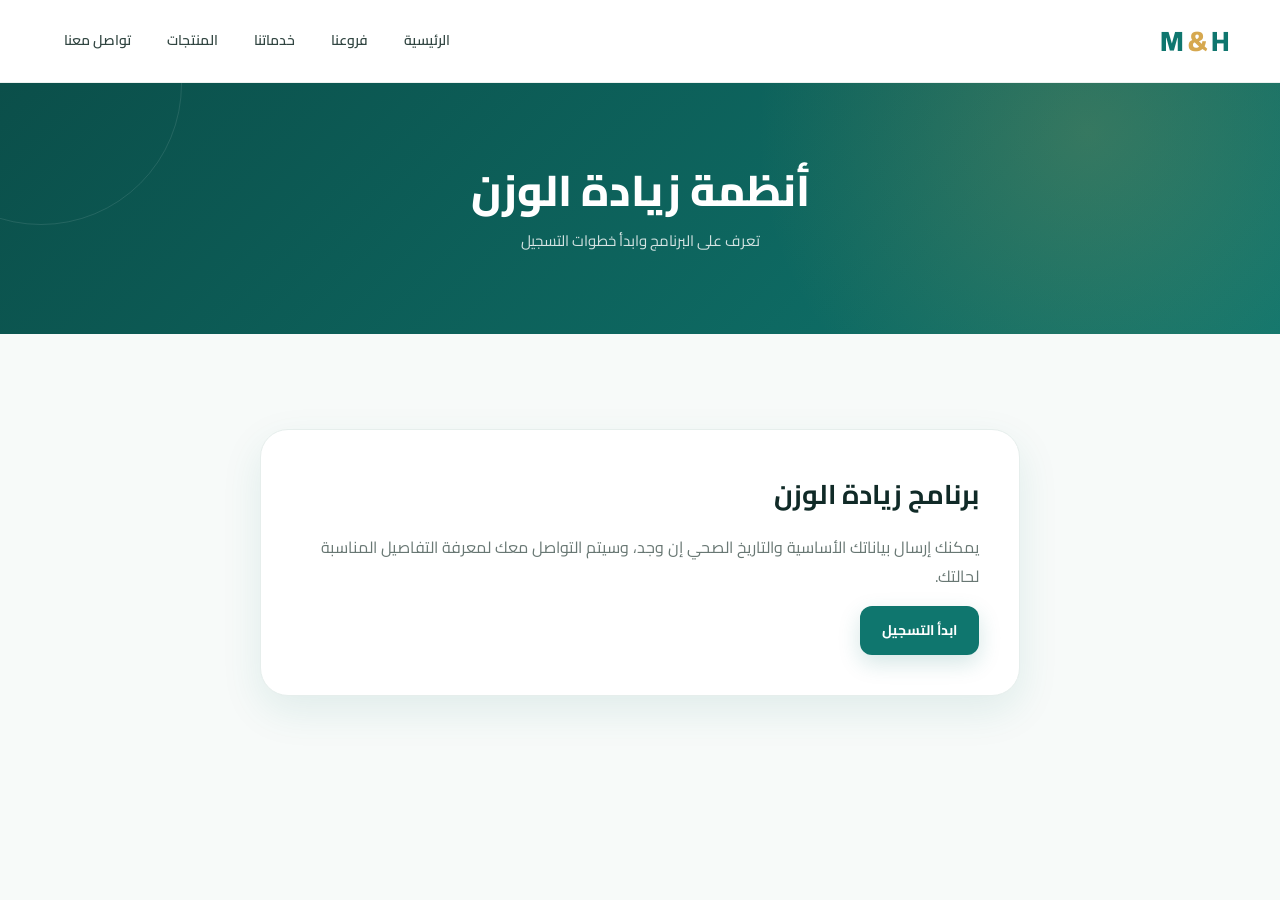
<file: weight-gain.html>
<!DOCTYPE html>
<html lang="ar" dir="rtl">

<head>
    <meta charset="UTF-8">
    <meta name="viewport" content="width=device-width, initial-scale=1.0">
    <title>زيادة الوزن | H&M</title>
    <link rel="stylesheet" href="CSS/Style.css">
</head>

<body>

<header class="navbar">

    <div class="container nav-content">

        <a href="index.html" class="logo">H<span>&</span>M</a>

        <button class="menu-btn" type="button" aria-label="فتح قائمة التنقل" aria-expanded="false" aria-controls="primary-navigation"><i data-lucide="menu" aria-hidden="true"></i></button>

        <nav class="nav-links" id="primary-navigation">

            <a href="index.html">الرئيسية</a>
            <a href="branches.html">فروعنا</a>
            <a href="services.html">خدماتنا</a>
            <a href="products.html">المنتجات</a>
            <a href="contact.html">تواصل معنا</a>

        </nav>

    </div>

</header>

<section class="page-header">

    <div class="container">

        <h1>أنظمة زيادة الوزن</h1>

        <p>
            تعرف على البرنامج وابدأ خطوات التسجيل
        </p>

    </div>

</section>

<section class="section">

    <div class="container">

        <div class="form-box">

            <h2>برنامج زيادة الوزن</h2>

            <p style="margin:15px 0;color:#687773">

                يمكنك إرسال بياناتك الأساسية والتاريخ الصحي
                إن وجد، وسيتم التواصل معك لمعرفة التفاصيل المناسبة لحالتك.

            </p>

            <a href="program-register.html?program=gain"
               class="btn btn-green">
                ابدأ التسجيل
            </a>

        </div>

    </div>

</section>

<script src="JS/Script.JS"></script>

</body>
</html>
</file>
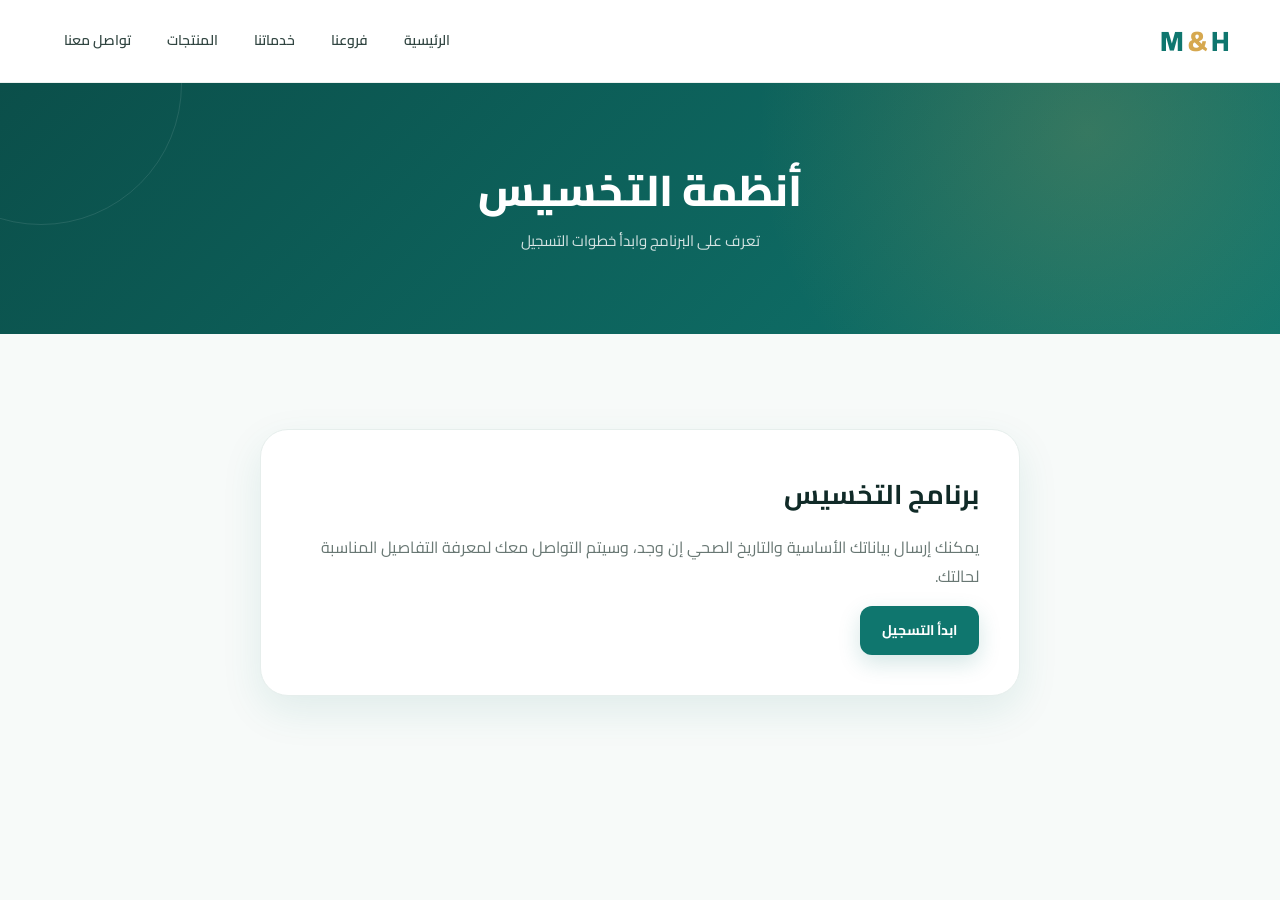
<file: weight-loss.html>
<!DOCTYPE html>
<html lang="ar" dir="rtl">

<head>
    <meta charset="UTF-8">
    <meta name="viewport" content="width=device-width, initial-scale=1.0">
    <title>أنظمة التخسيس | H&M</title>
    <link rel="stylesheet" href="CSS/Style.css">
</head>

<body>

<header class="navbar">

    <div class="container nav-content">

        <a href="index.html" class="logo">H<span>&</span>M</a>

        <button class="menu-btn" type="button" aria-label="فتح قائمة التنقل" aria-expanded="false" aria-controls="primary-navigation"><i data-lucide="menu" aria-hidden="true"></i></button>

        <nav class="nav-links" id="primary-navigation">

            <a href="index.html">الرئيسية</a>
            <a href="branches.html">فروعنا</a>
            <a href="services.html">خدماتنا</a>
            <a href="products.html">المنتجات</a>
            <a href="contact.html">تواصل معنا</a>

        </nav>

    </div>

</header>

<section class="page-header">

    <div class="container">

        <h1>أنظمة التخسيس</h1>

        <p>
            تعرف على البرنامج وابدأ خطوات التسجيل
        </p>

    </div>

</section>

<section class="section">

    <div class="container">

        <div class="form-box">

            <h2>برنامج التخسيس</h2>

            <p style="margin:15px 0;color:#687773">

                يمكنك إرسال بياناتك الأساسية والتاريخ الصحي
                إن وجد، وسيتم التواصل معك لمعرفة التفاصيل المناسبة لحالتك.

            </p>

            <a href="program-register.html"
               class="btn btn-green">
                ابدأ التسجيل
            </a>

        </div>

    </div>

</section>

<script src="JS/Script.JS"></script>

</body>
</html>
</file>
<file: CSS/Style.css>
/* =========================================================
   H&M PHARMACIES
   Professional Pharmacy Website
   ========================================================= */

@import url('https://fonts.googleapis.com/css2?family=Cairo:wght@400;500;600;700;800&display=swap');

/* =========================
   ROOT
========================= */

:root {
    --primary: #0f766e;
    --primary-dark: #0b4f4a;
    --primary-light: #e8f7f5;

    --secondary: #d6a84f;
    --secondary-light: #fff7e5;

    --dark: #102a27;
    --text: #40504d;
    --muted: #778581;

    --white: #ffffff;
    --background: #f7faf9;
    --surface: #ffffff;

    --border: #e6eeec;

    --shadow-sm: 0 4px 15px rgba(15, 118, 110, 0.06);
    --shadow:
        0 15px 40px rgba(15, 118, 110, 0.10);

    --shadow-hover:
        0 25px 55px rgba(15, 118, 110, 0.16);

    --radius-sm: 10px;
    --radius: 18px;
    --radius-lg: 28px;

    --container: 1180px;

    --transition: 0.3s ease;
}


/* =========================
   RESET
========================= */

* {
    margin: 0;
    padding: 0;
    box-sizing: border-box;
}

html {
    scroll-behavior: smooth;
}

body {
    direction: rtl;
    font-family: "Cairo", Arial, sans-serif;
    background: var(--background);
    color: var(--dark);
    line-height: 1.8;
    overflow-x: hidden;
}

img {
    max-width: 100%;
    display: block;
}

a {
    color: inherit;
    text-decoration: none;
}

button,
input,
textarea,
select {
    font-family: inherit;
}

button {
    cursor: pointer;
}

::selection {
    background: var(--primary);
    color: white;
}


/* =========================
   CONTAINER
========================= */

.container {
    width: min(var(--container), calc(100% - 40px));
    margin-inline: auto;
}


/* =========================
   NAVBAR
========================= */

.navbar {
    position: sticky;
    top: 0;
    z-index: 999;

    background: rgba(255, 255, 255, 0.92);
    backdrop-filter: blur(18px);
    -webkit-backdrop-filter: blur(18px);

    border-bottom: 1px solid rgba(230, 238, 236, 0.8);
}

.nav-content {
    min-height: 82px;

    display: flex;
    align-items: center;
    justify-content: space-between;

    gap: 30px;
}


/* LOGO */

.logo {
    display: flex;
    align-items: center;
    gap: 4px;

    font-size: 28px;
    font-weight: 800;

    color: var(--primary);

    letter-spacing: 0;
}

.logo span {
    color: var(--secondary);
}


/* NAV LINKS */

.nav-links {
    display: flex;
    align-items: center;
    gap: 8px;
}

.nav-links a {
    position: relative;

    padding: 9px 14px;

    color: #314541;

    font-size: 14px;
    font-weight: 600;

    border-radius: 10px;

    transition: var(--transition);
}

.nav-links a:not(.nav-btn)::after {
    content: "";

    position: absolute;

    right: 14px;
    left: 14px;
    bottom: 3px;

    height: 2px;

    background: var(--primary);

    transform: scaleX(0);
    transform-origin: center;

    transition: var(--transition);
}

.nav-links a:not(.nav-btn):hover {
    color: var(--primary);
    background: var(--primary-light);
}

.nav-links a:not(.nav-btn):hover::after {
    transform: scaleX(1);
}


/* NAV BUTTON */

.nav-btn {
    background: var(--primary) !important;
    color: white !important;

    padding: 11px 18px !important;

    border-radius: 12px !important;

    box-shadow: 0 8px 20px rgba(15, 118, 110, 0.20);

    transition: var(--transition);
}

.nav-btn:hover {
    background: var(--primary-dark) !important;

    transform: translateY(-2px);

    box-shadow: 0 12px 25px rgba(15, 118, 110, 0.28);
}


/* MOBILE MENU */

.menu-btn {
    display: none;

    width: 44px;
    height: 44px;

    border: 1px solid var(--border);
    border-radius: 12px;

    background: white;

    color: var(--primary);

    font-size: 22px;

    transition: var(--transition);
}

.menu-btn:hover {
    background: var(--primary-light);
}


/* =========================
   HERO
========================= */

.hero {
    position: relative;

    overflow: hidden;

    padding: 105px 0 115px;

    color: white;

    background:
        radial-gradient(
            circle at 10% 20%,
            rgba(214, 168, 79, 0.20),
            transparent 30%
        ),
        radial-gradient(
            circle at 90% 80%,
            rgba(255, 255, 255, 0.08),
            transparent 30%
        ),
        linear-gradient(
            135deg,
            #0a4742 0%,
            #0f766e 55%,
            #159b8e 100%
        );
}


/* decorative circles */

.hero::before {
    content: "";

    position: absolute;

    width: 420px;
    height: 420px;

    border: 1px solid rgba(255,255,255,0.10);
    border-radius: 50%;

    left: -180px;
    top: -170px;
}

.hero::after {
    content: "";

    position: absolute;

    width: 300px;
    height: 300px;

    border: 1px solid rgba(255,255,255,0.08);
    border-radius: 50%;

    right: -130px;
    bottom: -150px;
}

.hero-content {
    position: relative;
    z-index: 2;

    display: grid;

    grid-template-columns: 1.25fr 0.75fr;

    align-items: center;

    gap: 70px;
}


/* HERO TEXT */

.hero h1 {
    margin-bottom: 18px;

    font-size: 60px;

    line-height: 1.15;

    letter-spacing: 0;

    font-weight: 800;
}

.hero h1 span {
    color: #e4bd67;
}

.hero p {
    max-width: 620px;

    margin-bottom: 32px;

    color: rgba(255,255,255,0.88);

    font-size: 18px;
    line-height: 2;
}


/* HERO BUTTONS */

.hero-buttons {
    display: flex;
    align-items: center;

    flex-wrap: wrap;

    gap: 12px;
}


/* =========================
   BUTTONS
========================= */

.btn {
    display: inline-flex;

    align-items: center;
    justify-content: center;
    gap: 8px;

    min-height: 48px;

    padding: 11px 21px;

    border: 1px solid transparent;
    border-radius: 12px;

    font-size: 14px;
    font-weight: 700;

    transition:
        transform var(--transition),
        box-shadow var(--transition),
        background var(--transition);
}

.btn:hover {
    transform: translateY(-3px);
}

.btn-primary {
    background: white;
    color: var(--primary-dark);

    box-shadow: 0 12px 30px rgba(0,0,0,0.12);
}

.btn-primary:hover {
    box-shadow: 0 18px 35px rgba(0,0,0,0.17);
}

.btn-green {
    background: var(--primary);
    color: white;

    box-shadow: 0 8px 22px rgba(15,118,110,0.18);
}

.btn-green:hover {
    background: var(--primary-dark);

    box-shadow: 0 14px 28px rgba(15,118,110,0.25);
}

.btn-gold {
    background: var(--secondary);
    color: white;

    box-shadow: 0 8px 22px rgba(214,168,79,0.20);
}

.btn-gold:hover {
    background: #b68d39;
}

.btn-outline {
    border-color: rgba(255,255,255,0.45);

    background: rgba(255,255,255,0.08);

    color: white;

    backdrop-filter: blur(8px);
}

.btn-outline:hover {
    background: white;
    color: var(--primary-dark);
}


/* =========================
   HERO CARD
========================= */

.hero-card {
    position: relative;

    padding: 48px 35px;

    text-align: center;

    border: 1px solid rgba(255,255,255,0.18);

    border-radius: 30px;

    background:
        linear-gradient(
            145deg,
            rgba(255,255,255,0.15),
            rgba(255,255,255,0.05)
        );

    backdrop-filter: blur(15px);
    -webkit-backdrop-filter: blur(15px);

    box-shadow:
        0 30px 70px rgba(0,0,0,0.12);

    animation: floating 5s ease-in-out infinite;
}

.logo-big {
    font-size: 78px;
    font-weight: 800;

    letter-spacing: 0;
}

.hero-card p {
    margin: 0;

    font-size: 17px;

    color: rgba(255,255,255,0.88);
}

@keyframes floating {

    0%,
    100% {
        transform: translateY(0);
    }

    50% {
        transform: translateY(-8px);
    }
}


/* =========================
   SECTIONS
========================= */

.section {
    padding: 95px 0;
}

.section:nth-child(even) {
    background: white;
}


/* SECTION TITLE */

.section-title {
    max-width: 700px;

    margin: 0 auto 50px;

    text-align: center;
}

.section-title h2 {
    position: relative;

    display: inline-block;

    margin-bottom: 12px;

    font-size: 34px;

    line-height: 1.3;

    font-weight: 800;
}

.section-title h2::after {
    content: "";

    display: block;

    width: 45px;
    height: 4px;

    margin: 12px auto 0;

    border-radius: 10px;

    background: var(--secondary);
}

.section-title p {
    color: var(--muted);

    font-size: 15px;
}


/* =========================
   CARDS
========================= */

.cards {
    display: grid;

    grid-template-columns: repeat(3, 1fr);

    gap: 24px;
}


/* GENERAL CARD */

.card {
    position: relative;

    overflow: hidden;

    padding: 30px;

    background: var(--surface);

    border: 1px solid var(--border);

    border-radius: var(--radius);

    box-shadow: var(--shadow-sm);

    transition:
        transform var(--transition),
        box-shadow var(--transition),
        border-color var(--transition);
}

.card::before {
    content: "";

    position: absolute;

    right: 0;
    top: 0;

    width: 100%;
    height: 3px;

    background:
        linear-gradient(
            90deg,
            var(--primary),
            var(--secondary)
        );

    transform: scaleX(0);

    transform-origin: right;

    transition: var(--transition);
}

.card:hover {
    transform: translateY(-8px);

    border-color: rgba(15,118,110,0.18);

    box-shadow: var(--shadow-hover);
}

.card:hover::before {
    transform: scaleX(1);
}


/* CARD ICON */

.card-icon {
    width: 58px;
    height: 58px;

    display: grid;
    place-items: center;

    margin-bottom: 20px;

    border-radius: 16px;

    background: var(--primary-light);

    font-size: 27px;

    transition: var(--transition);
}

.card:hover .card-icon {
    transform: scale(1.08) rotate(-3deg);

    background: var(--primary);

    color: white;
}

.card h3 {
    margin-bottom: 9px;

    font-size: 19px;
    font-weight: 800;
}

.card p {
    color: var(--muted);

    font-size: 14px;

    line-height: 1.9;
}

.card .btn {
    margin-top: 20px;
}


/* =========================
   PAGE HEADER
========================= */

.page-header {
    position: relative;

    overflow: hidden;

    padding: 80px 0;

    text-align: center;

    color: white;

    background:
        radial-gradient(
            circle at 85% 20%,
            rgba(214,168,79,0.20),
            transparent 30%
        ),
        linear-gradient(
            135deg,
            var(--primary-dark),
            var(--primary)
        );
}

.page-header::before {
    content: "";

    position: absolute;

    width: 280px;
    height: 280px;

    left: -100px;
    top: -140px;

    border: 1px solid rgba(255,255,255,0.10);

    border-radius: 50%;
}

.page-header h1 {
    position: relative;

    font-size: 43px;

    line-height: 1.3;

    font-weight: 800;

    margin-bottom: 8px;
}

.page-header p {
    position: relative;

    color: rgba(255,255,255,0.82);

    font-size: 15px;
}


/* =========================
   BRANCHES
========================= */

.branch-card {
    position: relative;

    padding: 30px;

    background: white;

    border: 1px solid var(--border);

    border-radius: var(--radius);

    box-shadow: var(--shadow-sm);

    transition: var(--transition);
}

.branch-card:hover {
    transform: translateY(-7px);

    box-shadow: var(--shadow-hover);
}

.branch-card h3 {
    margin-bottom: 15px;

    color: var(--primary);

    font-size: 20px;
}

.branch-info {
    margin-bottom: 14px;

    color: var(--muted);

    font-size: 14px;
}

.branch-buttons {
    display: flex;

    flex-wrap: wrap;

    gap: 9px;

    margin-top: 22px;
}


/* =========================
   CONTACT
========================= */

.contact-grid {
    display: grid;

    grid-template-columns: repeat(2, 1fr);

    gap: 24px;
}

.contact-card {
    padding: 32px;

    background: white;

    border: 1px solid var(--border);

    border-radius: var(--radius);

    box-shadow: var(--shadow-sm);

    transition: var(--transition);
}

.contact-card:hover {
    transform: translateY(-5px);

    box-shadow: var(--shadow-hover);
}

.contact-card h2 {
    margin-bottom: 7px;

    font-size: 23px;
}

.contact-card > p {
    color: var(--muted);

    font-size: 14px;
}

.contact-links {
    display: grid;

    gap: 10px;

    margin-top: 22px;
}

.contact-link {
    display: flex;

    align-items: center;

    padding: 13px 15px;

    border: 1px solid var(--border);

    border-radius: 12px;

    background: #fbfdfc;

    color: var(--dark);

    font-size: 14px;
    font-weight: 600;

    transition: var(--transition);
}

.contact-link:hover {
    border-color: var(--primary);

    background: var(--primary-light);

    color: var(--primary-dark);

    transform: translateX(-4px);
}


/* =========================
   FORMS
========================= */

.form-box {
    width: min(760px, 100%);

    margin-inline: auto;

    padding: 40px;

    background: white;

    border: 1px solid var(--border);

    border-radius: var(--radius-lg);

    box-shadow: var(--shadow);
}

.form-box h2 {
    margin-bottom: 8px;

    font-size: 27px;
}

.form-group {
    margin-bottom: 20px;
}

.form-group label {
    display: block;

    margin-bottom: 7px;

    font-size: 14px;

    font-weight: 700;

    color: var(--dark);
}

.form-group input,
.form-group textarea,
.form-group select {
    width: 100%;

    padding: 13px 15px;

    border: 1px solid var(--border);

    border-radius: 12px;

    outline: none;

    background: #fbfdfc;

    color: var(--dark);

    font-size: 14px;

    transition: var(--transition);
}

.form-group input:hover,
.form-group textarea:hover,
.form-group select:hover {
    border-color: #cbdad6;
}

.form-group input:focus,
.form-group textarea:focus,
.form-group select:focus {
    border-color: var(--primary);

    background: white;

    box-shadow:
        0 0 0 4px rgba(15,118,110,0.08);
}

.form-group textarea {
    min-height: 145px;

    resize: vertical;
}


/* =========================
   PRODUCT CATEGORIES
========================= */

.category-card {
    text-align: center;
}

.category-card .category-icon {
    width: 75px;
    height: 75px;

    display: grid;
    place-items: center;

    margin: 0 auto 20px;

    border-radius: 22px;

    background: var(--primary-light);

    font-size: 38px;

    transition: var(--transition);
}

.category-card:hover .category-icon {
    background: var(--primary);

    transform: translateY(-4px) scale(1.05);
}


/* =========================
   LOGIN
========================= */

.login-box {
    width: min(450px, 100%);

    margin: 50px auto;

    padding: 40px;

    background: white;

    border: 1px solid var(--border);

    border-radius: var(--radius-lg);

    box-shadow: var(--shadow);
}

.login-box h2 {
    margin-bottom: 28px;

    text-align: center;

    font-size: 25px;
}

.login-note {
    margin-top: 17px;

    text-align: center;

    color: var(--muted);

    font-size: 13px;
}


/* =========================
   FOOTER
========================= */

footer {
    position: relative;

    margin-top: 0;

    padding: 60px 0 20px;

    overflow: hidden;

    background:
        linear-gradient(
            135deg,
            #092f2c,
            #102a27
        );

    color: white;
}

footer::before {
    content: "";

    position: absolute;

    width: 300px;
    height: 300px;

    left: -120px;
    top: -180px;

    border: 1px solid rgba(255,255,255,0.05);

    border-radius: 50%;
}

.footer-grid {
    position: relative;

    display: grid;

    grid-template-columns: 1.3fr 1fr 1fr;

    gap: 50px;
}

footer h3 {
    margin-bottom: 15px;

    color: white;

    font-size: 18px;
}

footer p,
footer a {
    color: #aebfbb;

    font-size: 14px;
}

footer a {
    transition: var(--transition);
}

footer a:hover {
    color: white;
}

.footer-links {
    display: grid;

    gap: 7px;
}

.copyright {
    position: relative;

    margin-top: 45px;
    padding-top: 20px;

    border-top: 1px solid rgba(255,255,255,0.08);

    text-align: center;

    color: #91a7a2;

    font-size: 13px;
}


/* =========================
   SCROLLBAR
========================= */

::-webkit-scrollbar {
    width: 9px;
}

::-webkit-scrollbar-track {
    background: #eef4f2;
}

::-webkit-scrollbar-thumb {
    background: #9bbdb8;

    border-radius: 20px;
}

::-webkit-scrollbar-thumb:hover {
    background: var(--primary);
}


/* =========================
   RESPONSIVE
========================= */

@media (max-width: 1000px) {

    .hero-content {
        grid-template-columns: 1fr;

        text-align: center;
    }

    .hero p {
        margin-inline: auto;
    }

    .hero-buttons {
        justify-content: center;
    }

    .hero-card {
        width: min(420px, 100%);
        margin-inline: auto;
    }

    .cards {
        grid-template-columns: repeat(2, 1fr);
    }

    .footer-grid {
        grid-template-columns: 1fr 1fr;
    }
}


@media (max-width: 760px) {

    .container {
        width: min(100% - 32px, var(--container));
    }

    .nav-content {
        min-height: 68px;
    }

    .menu-btn {
        display: grid;
        place-items: center;
        width: 44px;
        height: 44px;
    }

    .nav-links {
        position: absolute;

        top: 68px;
        right: 16px;
        left: 16px;

        display: none;

        flex-direction: column;

        align-items: stretch;

        gap: 5px;

        padding: 10px;

        background: rgba(255,255,255,0.98);

        border: 1px solid var(--border);

        border-radius: 12px;

        box-shadow: var(--shadow);
    }

    .nav-links.active {
        display: flex;
    }

    .nav-links a {
        width: 100%;
        min-height: 44px;
        padding: 10px 12px;

        text-align: center;
    }

    .nav-links a:not(.nav-btn)::after {
        display: none;
    }

    .hero {
        padding: 56px 0 62px;
    }

    .hero h1 {
        font-size: 38px;
        line-height: 1.3;
        margin-bottom: 14px;
    }

    .hero p {
        font-size: 16px;
        line-height: 1.75;
        margin-bottom: 22px;
    }

    .hero-content {
        gap: 30px;
    }

    .section {
        padding: 52px 0;
    }

    .section-title {
        margin-bottom: 26px;
    }

    .section-title h2 {
        font-size: 25px;
    }

    .page-header {
        padding: 44px 0;
    }

    .page-header h1 {
        font-size: 30px;
    }

    .cards,
    .contact-grid,
    .footer-grid {
        grid-template-columns: 1fr;
    }

    .cards {
        gap: 14px;
    }

    .card {
        padding: 22px;
    }

    .card h3 {
        font-size: 18px;
    }

    .card-icon {
        width: 50px;
        height: 50px;
        margin-bottom: 14px;
    }

    .contact-card {
        padding: 22px;
    }

    .contact-links {
        gap: 8px;
        margin-top: 16px;
    }

    .contact-link {
        min-height: 46px;
        padding: 11px 12px;
        font-size: 14px;
    }

    .form-box,
    .login-box {
        padding: 22px 18px;
    }

    .form-group {
        margin-bottom: 16px;
    }

    .form-group input,
    .form-group textarea,
    .form-group select {
        min-height: 48px;
        padding: 12px 14px;
        font-size: 16px;
    }

    .form-group textarea {
        min-height: 120px;
    }

    .form-box .btn {
        width: 100%;
        min-height: 48px;
    }

    .footer-grid {
        gap: 22px;
    }

    footer {
        padding-top: 42px;
    }
}


@media (max-width: 480px) {

    .logo {
        font-size: 23px;
    }

    .hero h1 {
        font-size: 34px;
    }

    .hero-buttons {
        flex-direction: column;
        gap: 10px;
    }

    .hero-buttons .btn {
        width: 100%;
    }

    .hero-card {
        width: 100%;
        padding: 27px 18px;
        border-radius: 20px;
    }

    .logo-big {
        font-size: 52px;
    }

    .branch-buttons {
        flex-direction: column;
    }

    .branch-buttons .btn {
        width: 100%;
    }

    .form-box .btn {
        width: 100%;
    }
}

svg.lucide {
    width: 20px;
    height: 20px;
    flex: 0 0 auto;
    vertical-align: middle;
}

.card-icon svg,
.category-icon svg {
    width: 24px;
    height: 24px;
}

.menu-btn svg {
    width: 22px;
    height: 22px;
}
</file>
